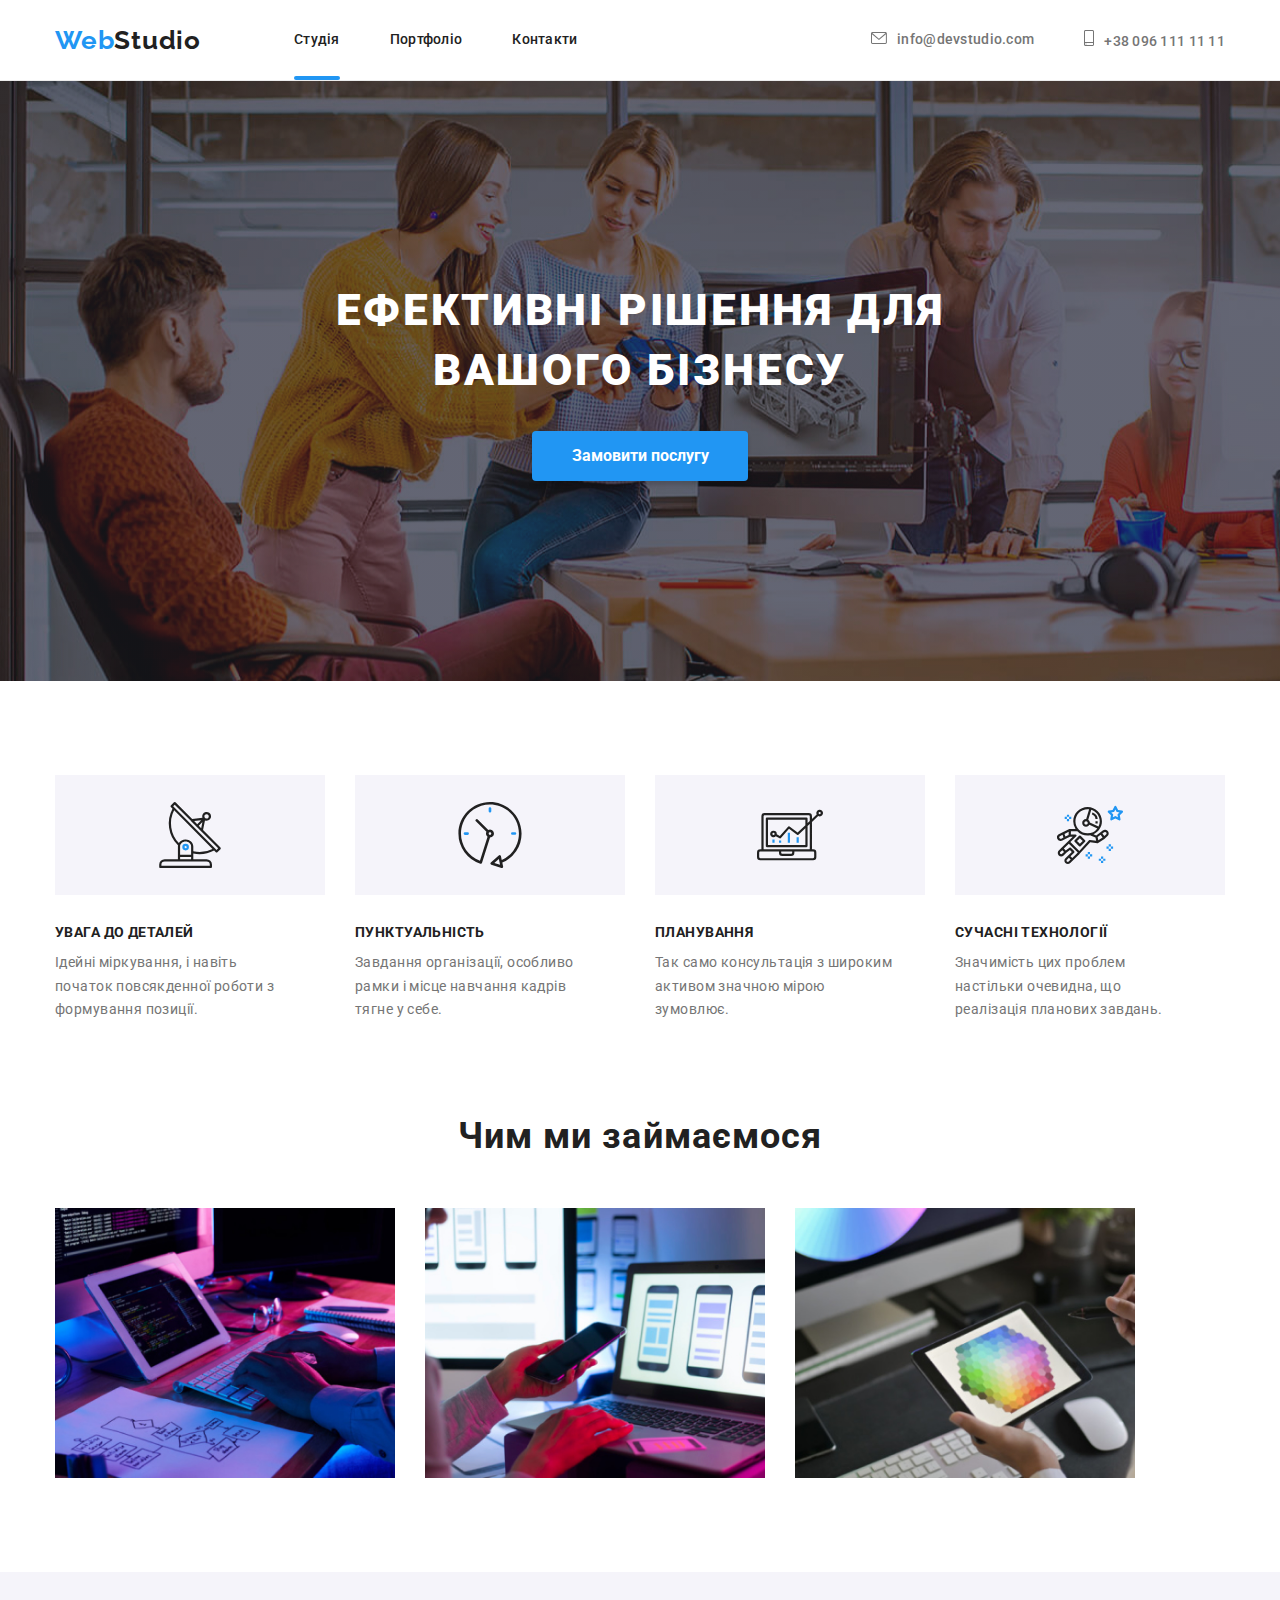
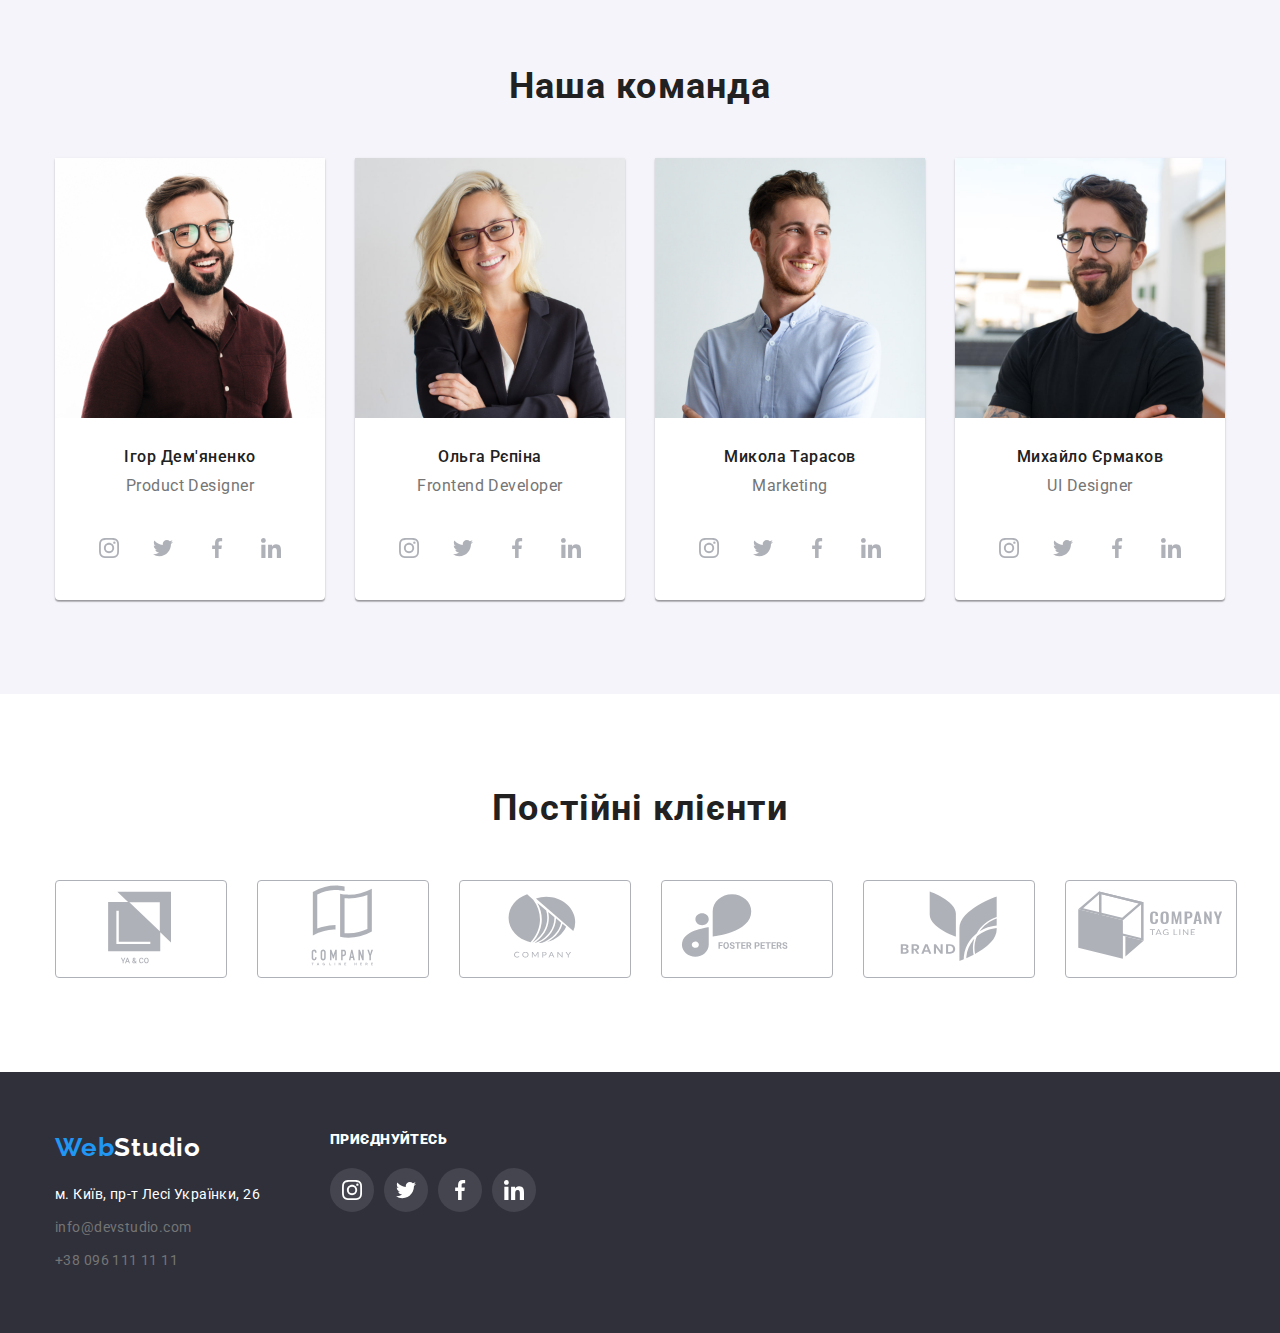
<file: index.html>
<!DOCTYPE html>
<html lang="en">
<head>
  <meta charset="UTF-8">
  <meta http-equiv="X-UA-Compatible" content="IE=edge">
  <meta name="viewport" content="width=device-width, initial-scale=1.0">
  <title>WebStudio</title>
  <link rel="stylesheet" href="./css/style.css">
  <link rel="preconnect" href="https://fonts.googleapis.com">
  <link rel="preconnect" href="https://fonts.gstatic.com" crossorigin>
  <link href="https://fonts.googleapis.com/css2?family=Raleway:wght@700&family=Roboto:wght@400;500;700;900&display=swap"
    rel="stylesheet">
  <link rel="stylesheet" href="https://cdnjs.cloudflare.com/ajax/libs/modern-normalize/1.1.0/modern-normalize.min.css">
</head>
<body>
  <header class="header">
    <div class="container flex-container">
    <nav class="flex-container">
      <a class="logo"><span>Web</span>Studio</a>
      <ul class="flex-container hl1">
        <li class="header-item"><a class="header-link under-link" href="./index.html">Студія</a></li>
        <li class="header-item"><a class="header-link " href="./portfolio.html">Портфоліо</a></li>
        <li class="header-item"><a class="header-link " href="">Контакти</a></li>
      </ul>
    </nav>
    <ul class="our-contact">
        <li class="item"> 
          <a class="link" href="">
            <svg class="contact-icon" width="16" height="12">
            <use href="./img/symbol-defs.svg#envelope"></use>
          </svg>info@devstudio.com</a>
        </li>
        <li class="item">
          <a class="link" href="">
            <svg class="contact-icon" width="10" height="16">
            <use href="./img/symbol-defs.svg#smartphone"></use>
          </svg>+38 096 111 11 11</a>
        </li>
    </ul>
    </div>
  </header>
  <main>
   <section class="section1 section">
    <div class="container">
    <h1 class="section1-title">Ефективні рішення для вашого бізнесу</h1> 
    <button data-modal-open type="button" class="button">Замовити послугу</button>
    </div>
    <div data-modal class="modal-backdrop is-hidden">
      <div class="modal">
        <button data-modal-close type="button" class="close-btn">
          <svg class="close-icon" width="11px" height="11px">
            <use href="./img/symbol-defs.svg#close"></use>
          </svg>
        </button>
      </div>
    </div>
   </section>
   <section class="section2 section">
    <div class="container">
    <ul class="f1">
      <li><div class="icons-line">
          <svg class="icon-section2" width="" height="">
            <use href="./img/symbol-defs.svg#antenna"></use>
          </svg>
          </div>
          <h3 class="feature">УВАГА ДО ДЕТАЛЕЙ</h3>
          <p class="feature-under">Ідейні міркування, і навіть початок повсякденної роботи з формування позиції.</p>
      </li>
      <li><div class="icons-line">
          <svg class="icon-section2" width="" height="">
            <use href="./img/symbol-defs.svg#clock"></use>
          </svg>
          </div>
          <h3 class="feature">ПУНКТУАЛЬНІСТЬ</h3>
          <p class="feature-under">Завдання організації, особливо рамки і місце навчання кадрів тягне у себе.</p>
      </li>
      <li><div class="icons-line">
          <svg class="icon-section2" width="" height="">
            <use href="./img/symbol-defs.svg#diagram"></use>
          </svg>
          </div>
          <h3 class="feature">ПЛАНУВАННЯ</h3>
          <p class="feature-under">Так само консультація з широким активом значною мірою зумовлює.</p>
      </li>
      <li><div class="icons-line">
          <svg class="icon-section2" width="" height="">
            <use href="./img/symbol-defs.svg#astronaut"></use>
          </svg>
          </div>
          <h3 class="feature">СУЧАСНІ ТЕХНОЛОГІЇ</h3>
          <p class="feature-under">Значимість цих проблем настільки очевидна, що реалізація планових завдань.</p>
      </li>
    </ul> 
    </div>
   </section>
  <section class="section0">
      <div  class="container">
    <h2 class="feature1">Чим ми займаємося</h2>
    <ul class="f1">
      <li><img class="photo1" src="./img/box1.jpg" alt="box 1" width="370"></li>
      <li><img class="photo1" src="./img/box2.jpg" alt="box 2" width="370"></li>
      <li><img class="photo1" src="./img/box3.jpg" alt="box 3" width="370"></li>
    </ul>
      </div>
  </section>
   <section class="section3 section">
    <div class="container">
    <h2 class="team">Наша команда</h2>
    <ul class="team-list f1">
      <li class="item"><img class="photo2" src="./img/team1.jpg" alt="team card 1" width="270">
          <h3 class="photo-top">Ігор Дем'яненко</h3>
          <p class="photo-post">Product Designer</p>
          <ul class="social-list">
            <li class="social-icon-list">
              <a class="social-link link" href="">
                <svg class="" width="20px" height="20px">
                  <use href="./img/symbol-defs.svg#instagram"></use>
                </svg>
              </a>
            </li>
            <li class="social-icon-list">
              <a class="social-link link" href="">
                <svg class="" width="20px" height="20px">
                  <use href="./img/symbol-defs.svg#twitter"></use>
                </svg>
              </a>
            </li>
            <li class="social-icon-list">
              <a class="social-link link" href="">
                <svg class="" width="20px" height="20px">
                  <use href="./img/symbol-defs.svg#facebook"></use>
                </svg>
              </a>
            </li>
            <li class="social-icon-list">
              <a class="social-link link" href="">
                <svg class="" width="20px" height="20px">
                  <use href="./img/symbol-defs.svg#linkedin"></use>
                </svg>
              </a>
            </li>
          </ul>
      </li>
      <li class="item"><img class="photo2" src="./img/team2.jpg" alt="team card 2" width="270">
          <h3 class="photo-top">Ольга Рєпіна</h3>
          <p class="photo-post">Frontend Developer</p>
          <ul class="social-list">
            <li class="social-icon-list">
              <a class="social-link link" href="">
                <svg class="" width="20px" height="20px">
                  <use href="./img/symbol-defs.svg#instagram"></use>
                </svg>
              </a>
            </li>
            <li class="social-icon-list">
              <a class="social-link link" href="">
                <svg class="" width="20px" height="20px">
                  <use href="./img/symbol-defs.svg#twitter"></use>
                </svg>
              </a>
            </li>
            <li class="social-icon-list">
              <a class="social-link link" href="">
                <svg class="" width="20px" height="20px">
                  <use href="./img/symbol-defs.svg#facebook"></use>
                </svg>
              </a>
            </li>
            <li class="social-icon-list">
              <a class="social-link link" href="">
                <svg class="" width="20px" height="20px">
                  <use href="./img/symbol-defs.svg#linkedin"></use>
                </svg>
              </a>
            </li>
          </ul>
      </li>
      <li class="item"><img class="photo2" src="./img/team3.jpg" alt="team card 3" width="270">
          <h3 class="photo-top">Микола Тарасов</h3>
          <p class="photo-post">Marketing</p>
          <ul class="social-list">
            <li class="social-icon-list">
              <a class="social-link link" href="">
                <svg class="" width="20px" height="20px">
                  <use href="./img/symbol-defs.svg#instagram"></use>
                </svg>
              </a>
            </li>
            <li class="social-icon-list">
              <a class="social-link link" href="">
                <svg class="" width="20px" height="20px">
                  <use href="./img/symbol-defs.svg#twitter"></use>
                </svg>
              </a>
            </li>
            <li class="social-icon-list">
              <a class="social-link link" href="">
                <svg class="" width="20px" height="20px">
                  <use href="./img/symbol-defs.svg#facebook"></use>
                </svg>
              </a>
            </li>
            <li class="social-icon-list">
              <a class="social-link link" href="">
                <svg class="" width="20px" height="20px">
                  <use href="./img/symbol-defs.svg#linkedin"></use>
                </svg>
              </a>
            </li>
          </ul>
      </li>
      <li class="item"><img class="photo2" src="./img/team4.jpg" alt="team card 4" width="270">
          <h3 class="photo-top">Михайло Єрмаков</h3>
          <p class="photo-post">UI Designer</p>
          <ul class="social-list">
            <li class="social-icon-list">
              <a class="social-link link" href="">
                <svg class="" width="20px" height="20px">
                  <use href="./img/symbol-defs.svg#instagram"></use>
                </svg>
              </a>
            </li>
            <li class="social-icon-list">
              <a class="social-link link" href="">
                <svg class="" width="20px" height="20px">
                  <use href="./img/symbol-defs.svg#twitter"></use>
                </svg>
              </a>
            </li>
            <li class="social-icon-list">
              <a class="social-link link" href="">
                <svg class="" width="20px" height="20px">
                  <use href="./img/symbol-defs.svg#facebook"></use>
                </svg>
              </a>
            </li>
            <li class="social-icon-list">
              <a class="social-link link" href="">
                <svg class="" width="20px" height="20px">
                  <use href="./img/symbol-defs.svg#linkedin"></use>
                </svg>
              </a>
            </li>
          </ul>
      </li>
    </ul>
    </div>
   </section>
   <section class="clients">
    <div class="container">
      <h3 class="clients-t">Постійні клієнти</h3>
      <ul class="clients-list">
        <li class="clients-item"> 
          <a class="clients-link link" href="">
          <svg class="clients-icon" width="170" height="92">
            <use href="./img/symbol-defs.svg#Logo1"></use>
          </svg>
          </a>
        </li>
        <li class="clients-item">
          <a class="clients-link link" href="">
          <svg class="clients-icon" width="170" height="92">
            <use href="./img/symbol-defs.svg#Logo2"></use>
          </svg>
          </a>
        </li>
        <li class="clients-item">
          <a class="clients-link link" href="">
          <svg class="clients-icon" width="170" height="92">
            <use href="./img/symbol-defs.svg#Logo3"></use>
          </svg>
          </a>
        </li>
        <li class="clients-item">
          <a class="clients-link link" href="">
          <svg class="clients-icon" width="170" height="92">
            <use href="./img/symbol-defs.svg#Logo4"></use>
          </svg>
          </a>
        </li>
        <li class="clients-item">
          <a class="clients-link link" href="">
          <svg class="clients-icon" width="170" height="92">
            <use href="./img/symbol-defs.svg#Logo5"></use>
          </svg>
          </a>
        </li>
        <li class="clients-item">
          <a class="clients-link link" href="">
          <svg class="clients-icon" width="170" height="92">
            <use href="./img/symbol-defs.svg#Logo6"></use>
          </svg>
          </a>
        </li>
      </ul>
    </div>
   </section>
  </main>
  <footer class="footer">
    <div class="container footer2">
      <div class="footer-first">
        <a class="logo logo-f"><span>Web</span>Studio</a>
    <address class="address">
      <a class="footer-add2" href="">м. Київ, пр-т Лесі Українки, 26</a>
      <a class="footer-add" href="">info@devstudio.com</a>
      <a class="footer-add fa" href="">+38 096 111 11 11</a>
    </address>
      </div>
    <div class="footer-box">
      <h2 class="connect"><strong>приєднуйтесь</strong></h2>
      <ul class="social-networks">
        <li class="item"> <a class="link" href="">
            <svg class="social-icon1" width="20px" height="20px">
              <use href="./img/symbol-defs.svg#instagram"></use>
            </svg>
          </a> </li>
        <li class="item"> <a class="link" href="">
            <svg class="social-icon1" width="20px" height="20px">
              <use href="./img/symbol-defs.svg#twitter"></use>
            </svg>
          </a></li>
        <li class="item"> <a class="link" href="">
            <svg class="social-icon1" width="20px" height="20px">
              <use href="./img/symbol-defs.svg#facebook"></use>
            </svg>
          </a></li>
        <li class="item"> <a class="link" href="">
            <svg class="social-icon1" width="20px" height="20px">
              <use href="./img/symbol-defs.svg#linkedin"></use>
            </svg>
          </a></li>
      </ul>
    </div>
    </div>
  </footer>
  <script src="./js/modal.js"></script>
</body>
</html>
</file>
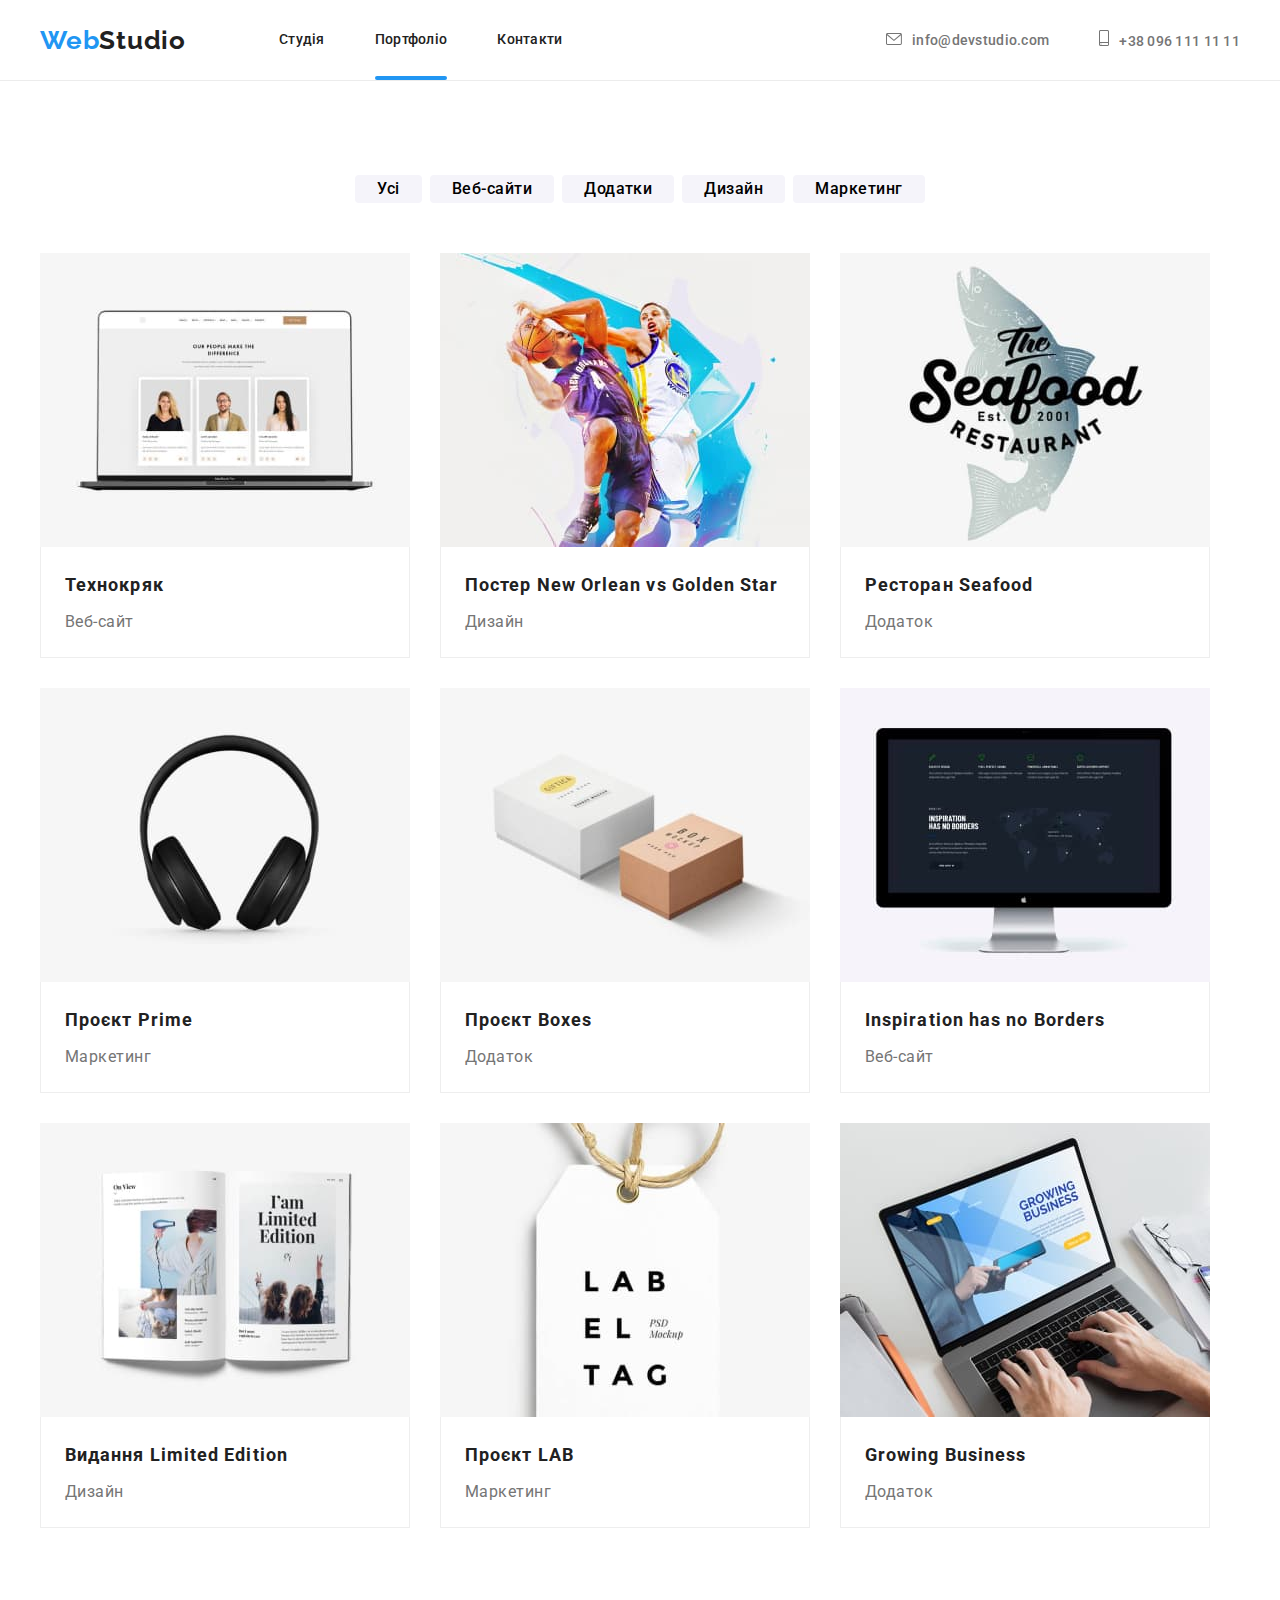
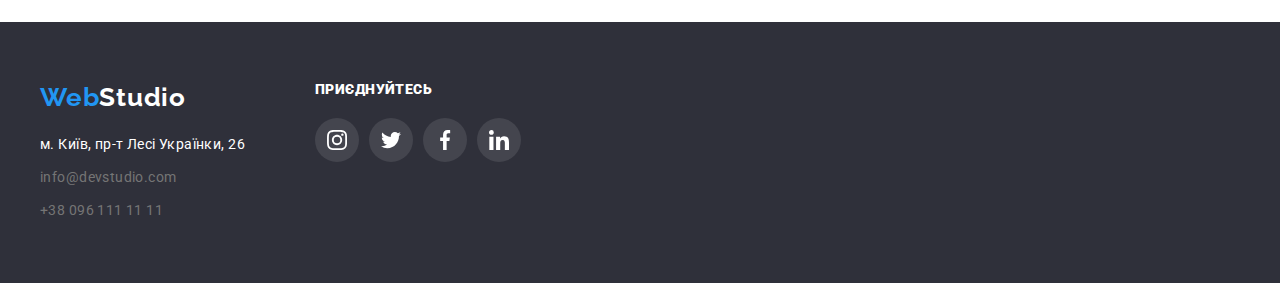
<file: portfolio.html>
<!DOCTYPE html PUBLIC "-//W3C//DTD HTML 4.01//EN" "http://www.w3.org/TR/html4/strict.dtd">
<html>
<head>
  <meta http-equiv="Content-Type" content="text/html; charset=utf-8">
  <meta http-equiv="Content-Style-Type" content="text/css">
  <title>WebStudio</title>
  <meta name="Generator" content="Cocoa HTML Writer">
  <meta name="CocoaVersion" content="2202.7">
  <style type="text/css">
  </style>
  <link rel="stylesheet" href="./css/style.css">
  <link rel="preconnect" href="https://fonts.googleapis.com">
  <link rel="preconnect" href="https://fonts.gstatic.com" crossorigin>
  <link href="https://fonts.googleapis.com/css2?family=Raleway:wght@700&family=Roboto:wght@400;500;700;900&display=swap"
    rel="stylesheet">
</head>
<body>
  <header class="header">
    <div class="container flex-container">
      <nav class="flex-container">
        <a class="logo"><span>Web</span>Studio</a>
        <ul class="flex-container hl1">
          <li class="header-item"><a class="header-link" href="./index.html">Студія</a></li>
          <li class="header-item"><a class="header-link under-link" href="./portfolio.html">Портфоліо</a></li>
          <li class="header-item"><a class="header-link" href="">Контакти</a></li>
        </ul>
      </nav>
      <ul class="our-contact">
        <li class="item">
          <a class="link" href="">
            <svg class="contact-icon" width="16" height="12">
              <use href="./img/symbol-defs.svg#envelope"></use>
            </svg>info@devstudio.com</a>
        </li>
        <li class="item">
          <a class="link" href="">
            <svg class="contact-icon" width="10" height="16">
              <use href="./img/symbol-defs.svg#smartphone"></use>
            </svg>+38 096 111 11 11</a>
        </li>
      </ul>
    </div>
  </header>
  <main>
    <section class="section">
      <div class="container">
        <ul class="options__list">
          <li><button type="button" class="options__button">Усі</button></li>
          <li><button type="button" class="options__button">Веб-сайти</button></li>
          <li><button type="button" class="options__button">Додатки</button></li>
          <li><button type="button" class="options__button">Дизайн</button></li>
          <li><button type="button" class="options__button">Маркетинг</button></li>
        </ul>
        <ul class="partners__list">
          <li class="partners-item">
            <a class="link" href="">
             <div class="partners-img">
              <img src="./img/project1.jpg" alt="laptop" width="370" height="294">
            <p class="under-img">
              Ресурс пропонує комплексні пропозиції з різним рівнем функціоналу та сервісів. Все
              це дозволить відвідувачу отримати вичерпні відомості про компанію чи приватну особу.
            </p>
          </div>
            
              <div class="partners__container">
                <h3 class="partners__title">Технокряк</h3>
                <p class="partners__paragraph">Веб-сайт</p>
              </div>  
            </a>
                      
          </li>
          <li class="partners-item">
            <a class="link" href="">
            <div class="partners-img">
              <img src="./img/project2.jpg" alt="two baseball players" width="370" height="294">
            <p class="under-img">
              Ресурс пропонує комплексні пропозиції з різним рівнем функціоналу та сервісів. Все
              це дозволить відвідувачу отримати вичерпні відомості про компанію чи приватну особу.
            </p>
          </div>
            
              <div class="partners__container">
                <h3 class="partners__title">Постер New Orlean vs Golden Star</h3>
                <p class="partners__paragraph">Дизайн</p>
              </div> 
            </a>
                       
          </li>
          <li class="partners-item">
            <a class="link" href="">
            <div class="partners-img">
              <img src="./img/project3.jpg" alt="Seafood logo" width="370" height="294">
            <p class="under-img">
              Ресурс пропонує комплексні пропозиції з різним рівнем функціоналу та сервісів. Все
              це дозволить відвідувачу отримати вичерпні відомості про компанію чи приватну особу.
            </p>
          </div>
            
              <div class="partners__container">
                <h3 class="partners__title">Ресторан Seafood</h3>
                <p class="partners__paragraph">Додаток</p>
              </div>
            </a>
                        
          </li>
          <li class="partners-item">
            <a class="link" href="">
            <div class="partners-img">
              <img src="./img/project4.jpg" alt="headphones" width="370" height="294">
            <p class="under-img">
              Ресурс пропонує комплексні пропозиції з різним рівнем функціоналу та сервісів. Все
              це дозволить відвідувачу отримати вичерпні відомості про компанію чи приватну особу.
            </p>
          </div>
            
              <div class="partners__container">
                <h3 class="partners__title">Проєкт Prime</h3>
                <p class="partners__paragraph">Маркетинг</p>
              </div>
            </a>
                        
          </li>
          <li class="partners-item">
            <a class="link" href="">
            <div class="partners-img">
              <img src="./img/project5.jpg" alt="two boxes" width="370" height="294">
            <p class="under-img">
              Ресурс пропонує комплексні пропозиції з різним рівнем функціоналу та сервісів. Все
              це дозволить відвідувачу отримати вичерпні відомості про компанію чи приватну особу.
            </p>
          </div>
            
              <div class="partners__container">
                <h3 class="partners__title">Проєкт Boxes</h3>
                <p class="partners__paragraph">Додаток</p>
              </div> 
            </a>
                       
          </li>
          <li class="partners-item">
            <a class="link" href="">
            <div class="partners-img">
              <img src="./img/project6.jpg" alt="computer monitor" width="370" height="294">
            <p class="under-img">
              Ресурс пропонує комплексні пропозиції з різним рівнем функціоналу та сервісів. Все
              це дозволить відвідувачу отримати вичерпні відомості про компанію чи приватну особу.
            </p>
          </div>
            
              <div class="partners__container">
                <h3 class="partners__title">Inspiration has no Borders</h3>
                <p class="partners__paragraph">Веб-сайт</p>
              </div>
            </a>
                        
          </li>
          <li class="partners-item">
            <a class="link" href="">
            <div class="partners-img">
              <img src="./img/project7.jpg" alt="open book" width="370" height="294">
            <p class="under-img">
              Ресурс пропонує комплексні пропозиції з різним рівнем функціоналу та сервісів. Все
              це дозволить відвідувачу отримати вичерпні відомості про компанію чи приватну особу.
            </p>
            </div>
            
              <div class="partners__container">
                <h3 class="partners__title">Видання Limited Edition</h3>
                <p class="partners__paragraph">Дизайн</p>
              </div>
            </a>
                        
          </li>
          <li class="partners-item">
            <a class="link" href="">
            <div class="partners-img">
              <img src="./img/project8.jpg" alt="Lab tag" width="370" height="294">
            <p class="under-img">
              Ресурс пропонує комплексні пропозиції з різним рівнем функціоналу та сервісів. Все
              це дозволить відвідувачу отримати вичерпні відомості про компанію чи приватну особу.
            </p>
          </div>
            
              <div class="partners__container">
                <h3 class="partners__title">Проєкт LAB</h3>
                <p class="partners__paragraph">Маркетинг</p>
              </div> 
            </a>
                       
          </li>
          <li class="partners-item">
            <a class="link" href="">
            <div class="partners-img">
              <img src="./img/project9.jpg" alt="work with laptop" width="370" height="294">
              <p class="under-img">
              Ресурс пропонує комплексні пропозиції з різним рівнем функціоналу та сервісів. Все
              це дозволить відвідувачу отримати вичерпні відомості про компанію чи приватну особу.
              </p>
            </div>
            
              <div class="partners__container">
                <h3 class="partners__title">Growing Business</h3>
                <p class="partners__paragraph">Додаток</p>
              </div> 
            </a>
                      
          </li>
        </ul>
      </div>
    </section>
  </main>
  <footer class="footer">
    <div class="container footer2">
      <div class="footer-first">
        <a class="logo logo-f"><span>Web</span>Studio</a>
        <address class="address">
          <a class="footer-add2" href="">м. Київ, пр-т Лесі Українки, 26</a>
          <a class="footer-add" href="">info@devstudio.com</a>
          <a class="footer-add fa" href="">+38 096 111 11 11</a>
        </address>
      </div>
      <div class="footer-box">
        <h2 class="connect"><strong>приєднуйтесь</strong></h2>
        <ul class="social-networks">
          <li class="item"> <a class="link" href="">
              <svg class="social-icon1" width="20px" height="20px">
                <use href="./img/symbol-defs.svg#instagram"></use>
              </svg>
            </a> </li>
          <li class="item"> <a class="link" href="">
              <svg class="social-icon1" width="20px" height="20px">
                <use href="./img/symbol-defs.svg#twitter"></use>
              </svg>
            </a></li>
          <li class="item"> <a class="link" href="">
              <svg class="social-icon1" width="20px" height="20px">
                <use href="./img/symbol-defs.svg#facebook"></use>
              </svg>
            </a></li>
          <li class="item"> <a class="link" href="">
              <svg class="social-icon1" width="20px" height="20px">
                <use href="./img/symbol-defs.svg#linkedin"></use>
              </svg>
            </a></li>
        </ul>
      </div>
    </div>
  </footer>
</body>
</html>
</file>
<file: css/style.css>
body {
    font-family: 'Roboto', sans-serif;
    color: #212121;
    margin: 0;
    padding: 0;
}


h1, h2, h3, h4, h5, h6, p, ul {
    margin: 0;
    padding: 0;
}

.header span {
    color: #2196F3;
}

.header {
    border-bottom: 1px solid #ECECEC;
    
}

.header-link {
    padding-top: 32px;
    padding-bottom: 32px;
    display: block;
}

.header .hl1 {
    column-gap: 50px;
}

.header .flex-container {
    display: flex;
    align-items: center;
}

nav.flex-container {
    column-gap: 93px;
}

.c1 {
    display: flex;
    align-items: center;
}

.container {
    width: 1200px;
    padding-right: 15px;
    padding-left: 15px;
    margin-left: auto;
    margin-right: auto;
}

.section {
    padding-top: 94px;
    padding-bottom: 94px;
}

.section1-title {
    font-weight: 900;
    font-size: 44px;
    line-height: 1.36;
    text-align: center;
    letter-spacing: 0.06em;
}

.section1 .container {
    text-align: center;
    width: 696px;
}

.f1 {
    display: flex;
}

.section0 {
    padding-bottom: 94px;
}

.header-link {
    color: #212121;
    font-family: 'Roboto';
    font-weight: 500;
    font-size: 14px;
    line-height: 1.14;
     letter-spacing: 0.02em;
}

.team-list .item {
    margin-top: 50px;
    margin-right: 30px;
    border-radius: 0px 0px 4px 4px;
    background: #FFFFFF;
    box-shadow: 0px 1px 3px rgba(0, 0, 0, 0.12), 0px 1px 1px rgba(0, 0, 0, 0.14), 0px 2px 1px rgba(0, 0, 0, 0.2);
}

.team-list .photo-top {
    margin-top: 30px;
    margin-bottom: 0px;
}

.photo-top {
    font-weight: 500;
    font-size: 16px;
    line-height: 1.18;
    text-align: center;
    letter-spacing: 0.03em;
}

.photo-post {
    margin-top: 10px;
    margin-bottom: 30px;
    font-weight: 400;
    font-size: 16px;
    line-height: 1.18;
    text-align: center;
    letter-spacing: 0.03em;
}

.header-link:hover, .header-link:focus {
    color: #2196F3;
    transition: 250ms cubic-bezier(0.4, 0, 0.2, 1);
}

.logo {
    font-family: 'Raleway';
    font-weight: 700;
    font-size: 26px;
    line-height: 1.19;
    letter-spacing: 0.03em;
}

.header a {
    text-decoration: none;
    font-style: normal;
    
}

li {
    list-style-type: none;
}

.footer span {
    color: #2196F3;
}

.button {
    background: #2196F3;
    box-shadow: 0px 4px 4px rgba(0, 0, 0, 0.15);
    border-radius: 4px;
    border: 0;
    color: white;
    cursor: pointer;
    font-family: 'Roboto';
    width: 216px;
    height: 50px;
    margin-top: 30px;
    font-weight: 700;
    font-size: 16px;
    line-height: 1.87;
}

.photo1 {
    padding-right: 30px;
}

.section1 {
    background: linear-gradient(rgba(47, 48, 58, 0.4), rgba(47, 48, 58, 0.4)), url(../img/header.jpg);
    max-width: 1600px;
    padding: 200px 0px;
    margin: auto;
}

img {
    display: block;
}

h1 {
    font-family: 'Roboto';
    color: #fff;
    text-transform: uppercase;
    letter-spacing: 0.06em;
    font-size: 44px;
    line-height: 1.36;
}

h3, h2 {
   color: #212121; 
}

li {
   display: inline; 
}

.feature {
    font-family: 'Roboto';
    font-size: 14px;
    line-height: 1.14;
    letter-spacing: 0.03em;
    width: 270px;
    padding-bottom: 10px;
}

.feature-under {
    font-family: 'Roboto';
    font-weight: 400;
    font-size: 14px;
    line-height: 1.71;
    letter-spacing: 0.03em;
    width: 270px;
    padding-right: 30px;
}

.feature1 {
    padding-bottom: 50px;
}

.feature1, .team {
    font-family: 'Roboto';
    font-size: 36px;
    line-height: 1.16;
    text-align: center;
    letter-spacing: 0.03em;
}

p {
    color: #757575;
}

.section3 {
    background: #F5F4FA;
}

.team-list h3, .team-list p  {
    font-family: 'Roboto';
    font-size: 16px;
    line-height: 1.18;
    text-align: center;
    letter-spacing: 0.03em;
}

.footer {
    background: #2F303A;
    padding-top: 60px;
    padding-bottom: 60px;
}

.logo-f {
    color: #fff;
    
}

.footer a {
    text-decoration: none;
    font-style: normal;
    
}

.footer-add {
    color: #757575;
    display: block;
    padding-top: 9px;
}

.footer-add:hover, .footer-add:focus {
    color: #2196F3;
    transition: 250ms cubic-bezier(0.4, 0, 0.2, 1);
}

.footer-add2 {
    color: #fff;
    display: block;
    padding-top: 20px;
}

.footer-add2:hover,
.footer-add2:focus {
    color: #2196F3;
    transition: 250ms cubic-bezier(0.4, 0, 0.2, 1);
}

.footer-add, .footer-add2 {
    font-family: 'Roboto';
    font-weight: 400;
    font-size: 14px;
    line-height: 1.71;
    letter-spacing: 0.03em;
}

.options__button {
    background: #F5F4FA;
    border-radius: 4px;
    border: 0;
    cursor: pointer;
    font-family: 'Roboto';
    padding-left: 22px;
    padding-right: 22px;
    font-weight: 500;
    font-size: 16px;
    line-height: 1.62;
    letter-spacing: 0.03em;
}

.options__button:hover, .options__button:focus {
    background: #2196F3;
    box-shadow: 0px 3px 1px rgba(0, 0, 0, 0.1), 0px 1px 2px rgba(0, 0, 0, 0.08), 0px 2px 2px rgba(0, 0, 0, 0.12);
    border-radius: 4px;
    color: #fff;
    transition: 250ms cubic-bezier(0.4, 0, 0.2, 1);
}

.options__list {
    display: flex;
    justify-content: center;
    gap: 8px;
    padding-bottom: 0;
    margin-bottom: 50px;
}
 
.partners__list {
    display: flex;
    flex-wrap: wrap;
    gap: 30px;
}

.partners__container {
    padding: 20px 24px;
    border-left: 1px solid #EEEEEE;
    border-right: 1px solid #EEEEEE;
    border-bottom: 1px solid #EEEEEE;
}

.partners__title {
    font-family: 'Roboto';
    font-weight: 700;
    font-size: 18px;
    line-height: 2;
    letter-spacing: 0.06em;
    margin-bottom: 4px;
}

.partners__paragraph {
    font-weight: 400;
    letter-spacing: 0.03em;
    font-size: 16px;
    line-height: 1.88;
    color: #757575;
}

.icons-line {
    width: 270px;
    height: 120px;
    background: #F5F4FA;
    margin-right: 30px;
    margin-bottom: 30px;
}

.icon-section2 {
    width: 270px;
    height: 120px;
    padding: 25px 102px;
    background-color: #F5F4FA;
    border-radius: 4px;
}

.social-icon-list:not(:last-child){
    margin-right: 10px;
}

.social-list{
    display: flex;
    justify-content: center;
    margin-bottom: 30px;
}

.social-link{
    display: flex;
    align-items: center;
    justify-content: center;
    width: 44px;
    height: 44px;
    border-radius: 50%;
    fill: #AFB1B8;
}

.social-link:hover,
.social-link:focus {
    background-color: #2196F3;
    fill: #FFFFFF;
    transition: 250ms cubic-bezier(0.4, 0, 0.2, 1);
}

.clients {
    padding-top: 94px;
    padding-bottom: 94px;
}

.clients-t {
    font-family: 'Roboto';
    font-weight: 700;
    font-size: 36px;
    line-height: 1.16;
    text-align: center;
    letter-spacing: 0.03em;
    padding-bottom: 50px;
}

.clients-item {
    margin-right: 30px;
    border: 1px solid #AFB1B8;
    border-radius: 4px;
}

.clients-item:hover,
.clients-item:focus {
    border-color: #2196F3;
    transition: 250ms cubic-bezier(0.4, 0, 0.2, 1);
}

.clients-list .link:focus,
.clients-list .link:hover {
    fill: #2196F3;
    transition: 250ms cubic-bezier(0.4, 0, 0.2, 1);
}

.clients-list {
    display: flex; 
    
}

.clients-link {
    fill: #AFB1B8;
}

.social-link1 {
    fill: #FFFFFF;
}

.our-contact {
    display: flex;
    margin-left: auto;
}

.our-contact .item:not(:last-child) {
    margin-right: 50px;
}

.our-contact .link {
    font-family: 'Roboto';
    padding-top: 32px;
    padding-bottom: 32px;
    font-weight: 500;
    font-size: 14px;
    line-height: 1.14;
    letter-spacing: 0.02em;
    color: #757575;
}

.contact-icon {
    fill: currentColor;
    margin-right: 10px;
}

.header .link:hover,
.header .link:focus {
    color: #2196F3;
    fill: #2196F3;
    transition: 250ms cubic-bezier(0.4, 0, 0.2, 1);
}

.footer-box {
    margin-left: 70px;
}

.connect {
    font-family: 'Roboto';
    font-weight: 700;
    font-size: 14px;
    line-height: 1.14;
    letter-spacing: 0.03em;
    text-transform: uppercase;
    color: #FFFFFF;
    margin-bottom: 20px;
}

.social-networks {
    display: flex;
}

.social-networks .link {
    display: flex;
    align-items: center;
    justify-content: center;
    width: 44px;
    height: 44px;
    background-color: rgba(255, 255, 255, 0.1);
    border-radius: 50%;

}

.social-networks .link:hover,
.social-networks .link:focus {
    background-color: #2196F3;
    transition: 250ms cubic-bezier(0.4, 0, 0.2, 1);
}

.social-networks .item:not(:last-child) {
    margin-right: 10px;
}

.social-icon1 {
  fill: #FFFFFF;
}

.footer2 {
    display: flex;
}

.modal-backdrop {
    position: fixed;
    top: 0;
    left: 0;
    width: 100%;
    height: 100%;
    background-color: rgba(0, 0, 0, 0.2);
    transition: opacity 250ms cubic-bezier(0.4, 0, 0.2, 1);
    opacity: 1;
}

.is-hidden {
    opacity: 0;
    pointer-events: none;
    visibility: hidden;
    transition: transform 250ms cubic-bezier(0.4, 0, 0.2, 1), opacity 250ms cubic-bezier(0.4, 0, 0.2, 1), visibility 250ms cubic-bezier(0.4, 0, 0.2, 1);
}

.modal {
    position: absolute;
    top: 50%;
    left: 50%;
    transform: translate(-50%, -50%);
    height: 581px;
    width: 528px;
    background: #FFFFFF;
    box-shadow: 0px 1px 3px rgba(0, 0, 0, 0.12), 0px 1px 1px rgba(0, 0, 0, 0.14), 0px 2px 1px rgba(0, 0, 0, 0.2);
    border-radius: 4px;
    opacity: 1;
    transition: transform 250ms cubic-bezier(0.4, 0, 0.2, 1), opacity 250ms cubic-bezier(0.4, 0, 0.2, 1), visibility 250ms cubic-bezier(0.4, 0, 0.2, 1);
}

.close-btn {
    position: absolute;
    top: 8px;
    right: 8px;
    background: #FFFFFF;
    border: 1px solid rgba(0, 0, 0, 0.1);
    width: 30px;
    height: 30px;
    border-radius: 50%;
}

.close-icon {
    fill: black;
    position: absolute;
    top: 50%;
    left: 50%;
    transform: translate(-50%, -50%);
}

.header-item {
    position: relative;
}

.header-item .under-link::after {
    content: ' ';
    width: 100%;
    height: 4px;
    background-color: #2196F3;
    position: absolute;
    left: 0;
    bottom: 0;
    border-radius: 2px;
}

.partners-item:hover,
.partners-item:focus {
    box-shadow: 0px 1px 1px rgba(0, 0, 0, 0.12), 0px 4px 4px rgba(0, 0, 0, 0.06), 1px 4px 6px rgba(0, 0, 0, 0.16);
    transition: 250ms cubic-bezier(0.4, 0, 0.2, 1);
}

.partners-img {
    overflow: hidden;
    position: relative;
}

.under-img {
    position: absolute;
    top: 0;
    left: 0;
    background-color: rgba(33, 150, 243, 0.9);
    transform: translateY(100%);
    transition: 250ms cubic-bezier(0.4, 0, 0.2, 1);
    font-weight: 400;
    font-size: 18px;
    line-height: 1.56;
    letter-spacing: 0.03em;
    color: #FFFFFF;
    padding: 63px 24px;
}

.partners-item:hover .under-img,
.partners-item:focus-within .under-img {
    transform: translateY(0);
    transition: 250ms cubic-bezier(0.4, 0, 0.2, 1);
}

.link {
    text-decoration: none;
}
</file>
